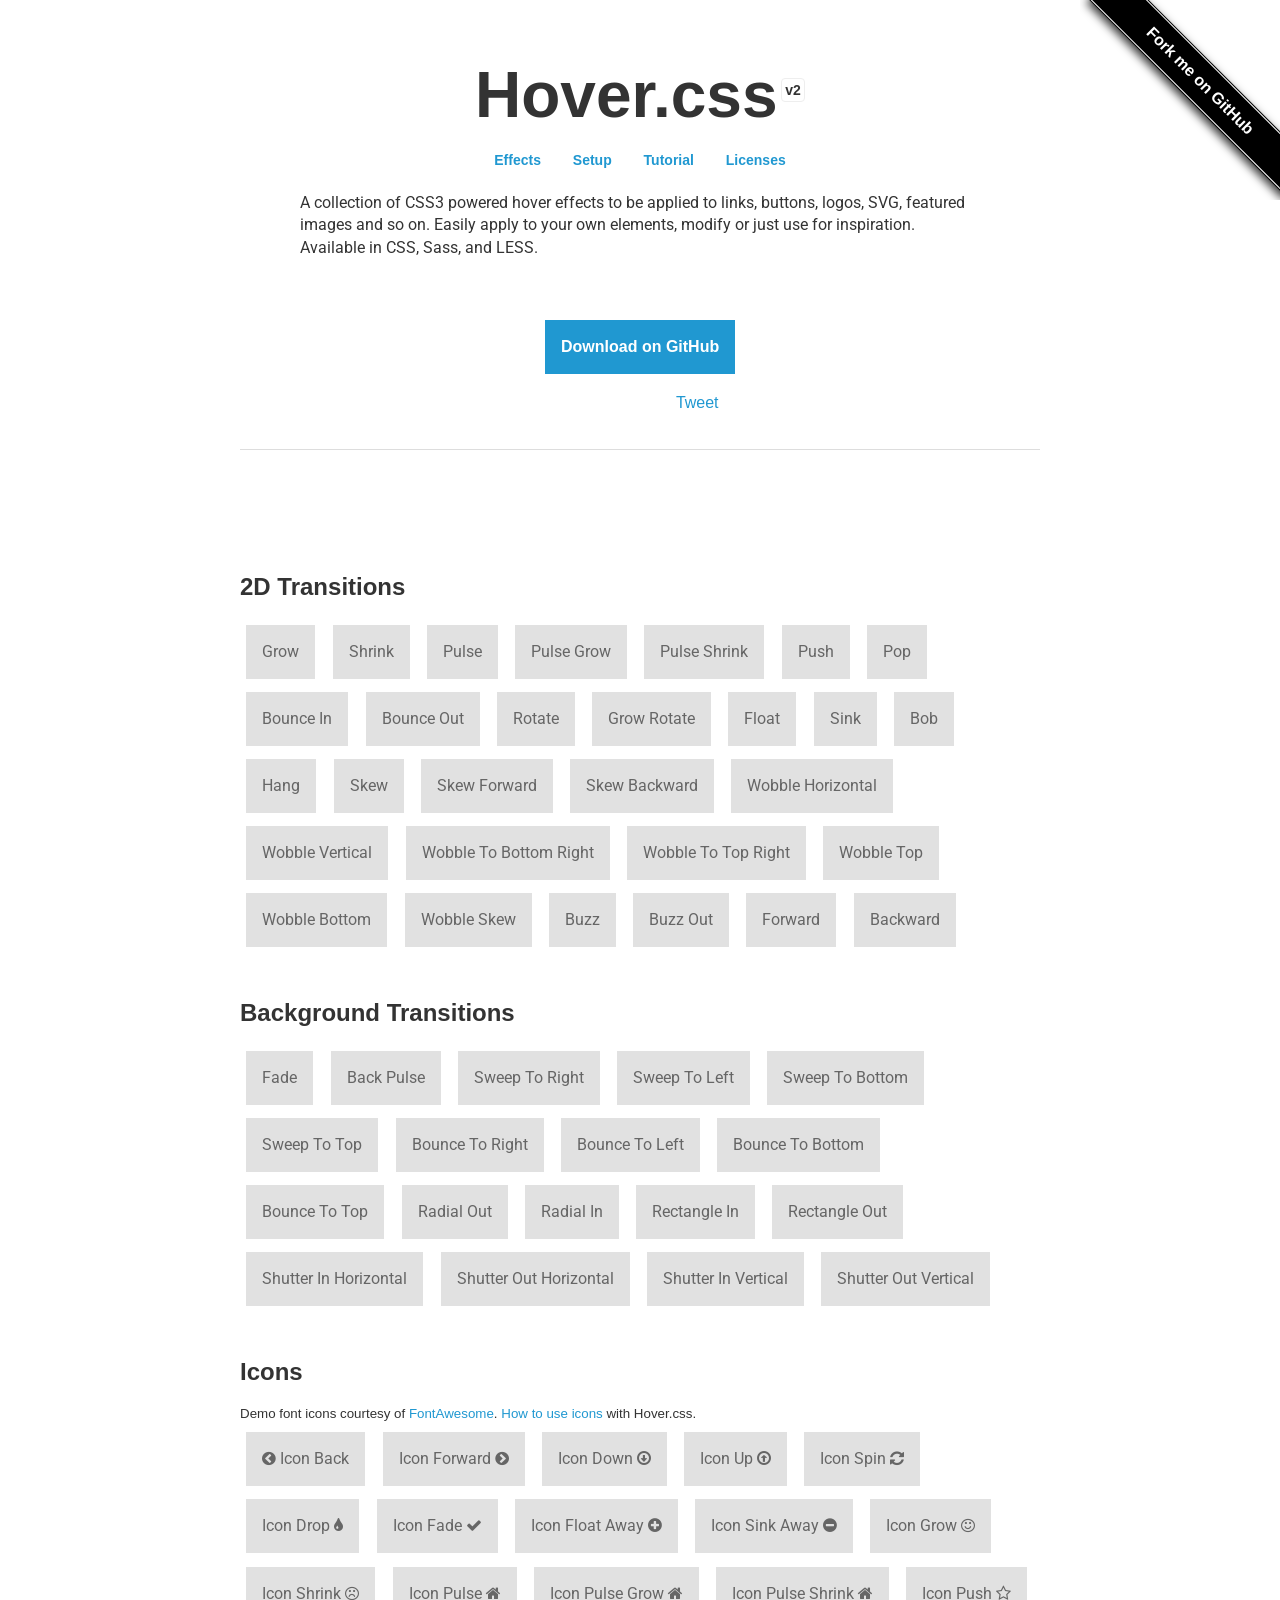
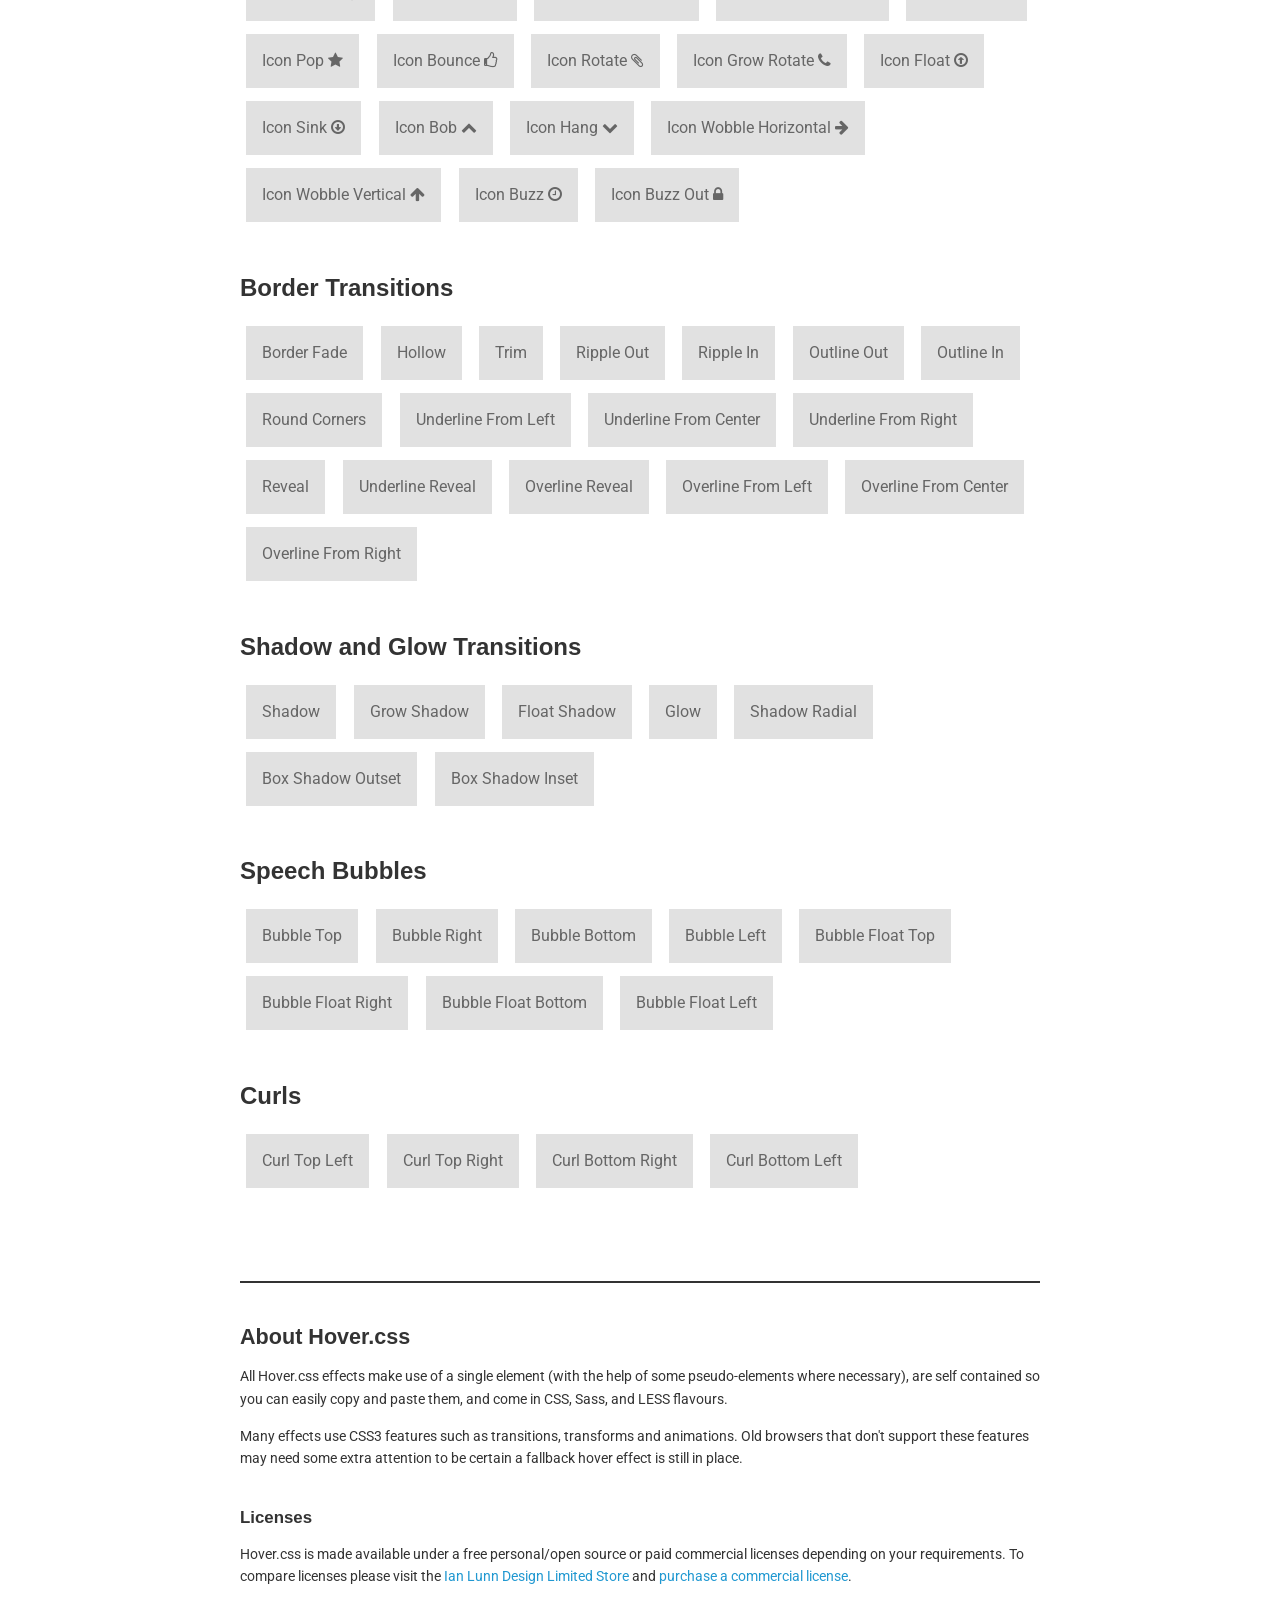
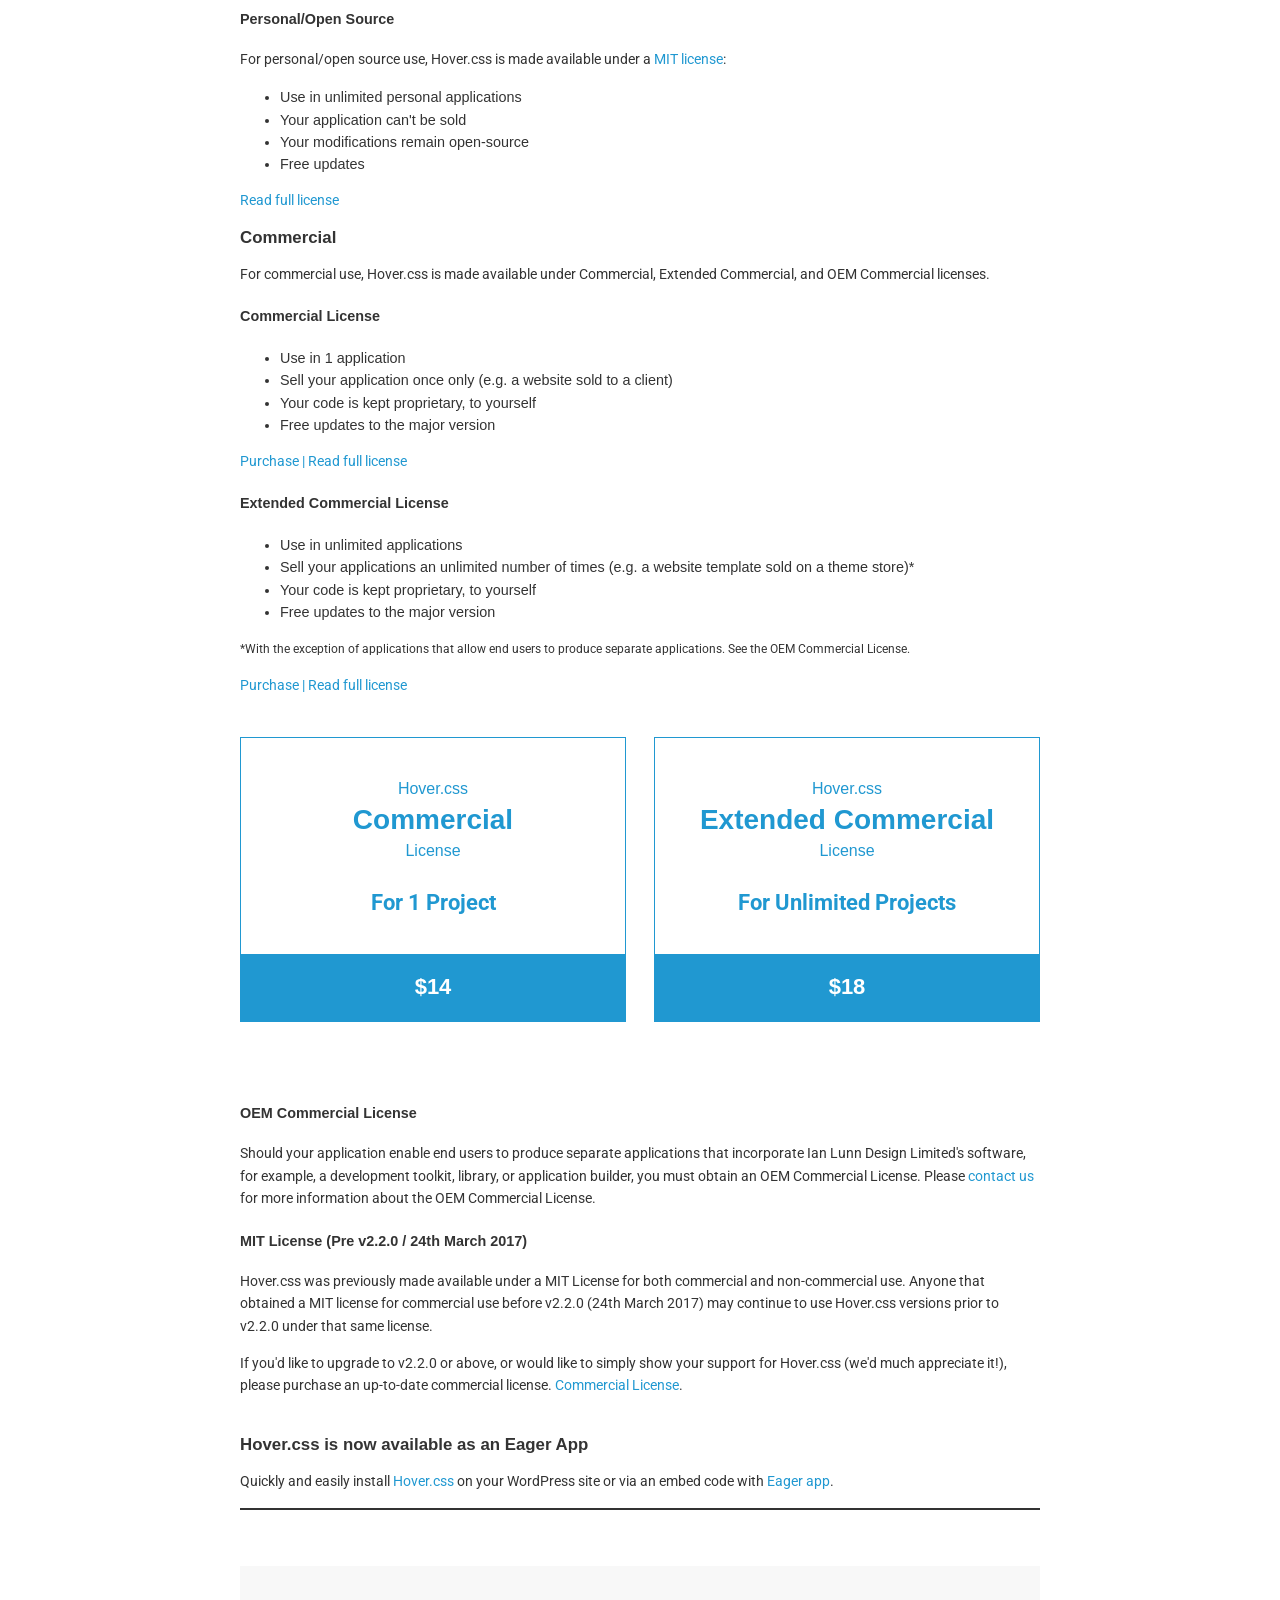
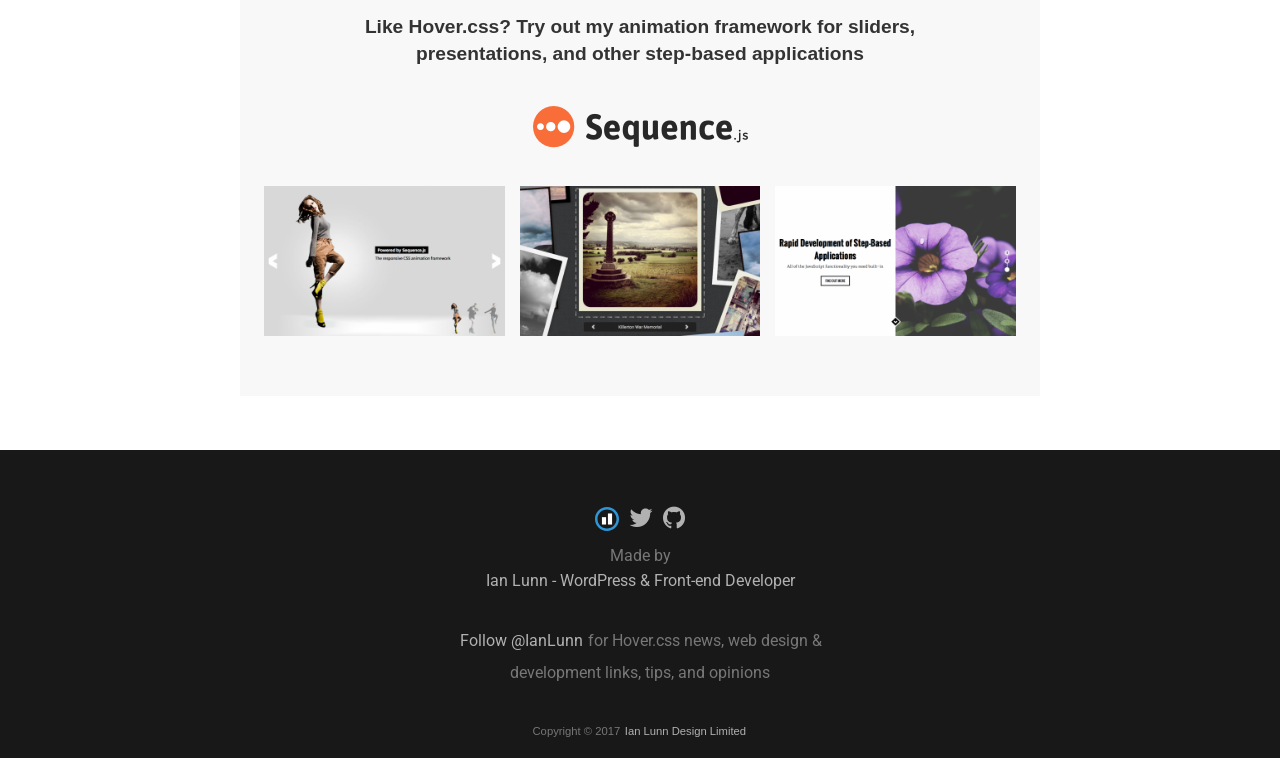
<file: Hover-master/Hover-master/index.html>
<!DOCTYPE html>
<html lang="en">
	<head>
		<meta charset="utf-8">
		<meta property="og:image" content="https://ianlunn.github.io/Hover/hover.jpg" />
		<meta property="og:site_name" content="Hover.css"/>
		<meta property="og:title" content="Hover.css - A collection of CSS3 powered hover effects" />
		<title>Hover.css - A collection of CSS3 powered hover effects</title>
		<link href="css/demo-page.css" rel="stylesheet" media="all">
		<link href="css/hover.css" rel="stylesheet" media="all">
		<link href="https://maxcdn.bootstrapcdn.com/font-awesome/4.2.0/css/font-awesome.min.css" rel="stylesheet" media="all">
	</head>
	<body>

		<!--[if lt IE 10]>
		<p class="browsehappy">You are using an <strong>outdated</strong> browser. Please <a href="https://browsehappy.com/">upgrade your browser</a> to improve your experience.</p>
		<![endif]-->

		<div class="main">
			<span id="forkongithub"><a href="https://github.com/IanLunn/Hover">Fork me on GitHub</a></span>

			<h1>Hover.css <a href="https://github.com/IanLunn/Hover/releases" class="sup" title="View release history">v2</a></h1>

			<nav>
				<ul>
					<li><a href="#effects" title="Effects">Effects</a></li>
					<li><a href="https://github.com/IanLunn/Hover/blob/master/README.md#hovercss" title="Setup">Setup</a></li>
					<li><a href="https://ianlunn.co.uk/articles/hover-css-tutorial-introduction/" title="hover.css Tutorial and Introduction">Tutorial</a></li>
					<li><a href="#licenses" title="Licenses">Licenses</a></li>
				</ul>
			</nav>

			<p class="intro">A collection of CSS3 powered hover effects to be applied to links, buttons, logos, SVG, featured images and so on. Easily apply to your own elements, modify or just use for inspiration. Available in CSS, Sass, and LESS.</p>

			<div class="download aligncenter">
				<a class="button cta hvr-float-shadow" href="https://github.com/IanLunn/Hover">Download on GitHub</a>
			</div>

			<div class="social aligncenter">
				<div class="social-button">
					<iframe src="https://ghbtns.com/github-btn.html?user=IanLunn&repo=Hover&type=watch&count=true" allowtransparency="true" frameborder="0" scrolling="0" width="110" height="20"></iframe>
				</div>

				<div class="social-button">
					<a href="https://twitter.com/share" class="twitter-share-button" data-related="IanLunn" data-dnt="true">Tweet</a>
				</div>
			</div>

			<hr />
			<br />

			<script async type="text/javascript" src="//cdn.carbonads.com/carbon.js?serve=CKYIE23M&placement=ianlunncouk" id="_carbonads_js"></script>

			<div id="effects" class="effects">

				<h2>2D Transitions</h2>

				<a href="#" class="hvr-grow">Grow</a>
				<a href="#" class="hvr-shrink">Shrink</a>
				<a href="#" class="hvr-pulse">Pulse</a>
				<a href="#" class="hvr-pulse-grow">Pulse Grow</a>
				<a href="#" class="hvr-pulse-shrink">Pulse Shrink</a>
				<a href="#" class="hvr-push">Push</a>
				<a href="#" class="hvr-pop">Pop</a>
				<a href="#" class="hvr-bounce-in">Bounce In</a>
				<a href="#" class="hvr-bounce-out">Bounce Out</a>
				<a href="#" class="hvr-rotate">Rotate</a>
				<a href="#" class="hvr-grow-rotate">Grow Rotate</a>
				<a href="#" class="hvr-float">Float</a>
				<a href="#" class="hvr-sink">Sink</a>
				<a href="#" class="hvr-bob">Bob</a>
				<a href="#" class="hvr-hang">Hang</a>
				<a href="#" class="hvr-skew">Skew</a>
				<a href="#" class="hvr-skew-forward">Skew Forward</a>
				<a href="#" class="hvr-skew-backward">Skew Backward</a>
				<a href="#" class="hvr-wobble-horizontal">Wobble Horizontal</a>
				<a href="#" class="hvr-wobble-vertical">Wobble Vertical</a>
				<a href="#" class="hvr-wobble-to-bottom-right">Wobble To Bottom Right</a>
				<a href="#" class="hvr-wobble-to-top-right">Wobble To Top Right</a>
				<a href="#" class="hvr-wobble-top">Wobble Top</a>
				<a href="#" class="hvr-wobble-bottom">Wobble Bottom</a>
				<a href="#" class="hvr-wobble-skew">Wobble Skew</a>
				<a href="#" class="hvr-buzz">Buzz</a>
				<a href="#" class="hvr-buzz-out">Buzz Out</a>
				<a href="#" class="hvr-forward">Forward</a>
				<a href="#" class="hvr-backward">Backward</a>


				<h2>Background Transitions</h2>

				<a href="#" class="hvr-fade">Fade</a>
				<a href="#" class="hvr-back-pulse">Back Pulse</a>
				<a href="#" class="hvr-sweep-to-right">Sweep To Right</a>
				<a href="#" class="hvr-sweep-to-left">Sweep To Left</a>
				<a href="#" class="hvr-sweep-to-bottom">Sweep To Bottom</a>
				<a href="#" class="hvr-sweep-to-top">Sweep To Top</a>
				<a href="#" class="hvr-bounce-to-right">Bounce To Right</a>
				<a href="#" class="hvr-bounce-to-left">Bounce To Left</a>
				<a href="#" class="hvr-bounce-to-bottom">Bounce To Bottom</a>
				<a href="#" class="hvr-bounce-to-top">Bounce To Top</a>
				<a href="#" class="hvr-radial-out">Radial Out</a>
				<a href="#" class="hvr-radial-in">Radial In</a>
				<a href="#" class="hvr-rectangle-in">Rectangle In</a>
				<a href="#" class="hvr-rectangle-out">Rectangle Out</a>
				<a href="#" class="hvr-shutter-in-horizontal">Shutter In Horizontal</a>
				<a href="#" class="hvr-shutter-out-horizontal">Shutter Out Horizontal</a>
				<a href="#" class="hvr-shutter-in-vertical">Shutter In Vertical</a>
				<a href="#" class="hvr-shutter-out-vertical">Shutter Out Vertical</a>


				<h2>Icons</h2>

				<small>Demo font icons courtesy of <a href="https://fortawesome.github.io/Font-Awesome/">FontAwesome</a>. <a href="https://github.com/IanLunn/Hover/#using-icon-effects">How to use icons</a> with Hover.css.</small>

				<a href="#" class="hvr-icon-back">
					<i class="fa fa-chevron-circle-left hvr-icon"></i> Icon Back
				</a>
				<a href="#" class="hvr-icon-forward">
					Icon Forward
					<i class="fa fa-chevron-circle-right hvr-icon"></i>
				</a>
				<a href="#" class="hvr-icon-down">
					Icon Down <i class="fa fa-arrow-circle-o-down hvr-icon"></i>
				</a>
				<a href="#" class="hvr-icon-up">
					Icon Up <i class="fa fa-arrow-circle-o-up hvr-icon"></i>
				</a>
				<a href="#" class="hvr-icon-spin">
					Icon Spin <i class="fa fa-refresh hvr-icon"></i>
				</a>
				<a href="#" class="hvr-icon-drop">
					Icon Drop <i class="fa fa-tint hvr-icon"></i>
				</a>
				<a href="#" class="hvr-icon-fade">
					Icon Fade <i class="fa fa-check hvr-icon"></i>
				</a>
				<a href="#" class="hvr-icon-float-away">
					Icon Float Away <i class="fa fa-plus-circle hvr-icon"></i>
				</a>
				<a href="#" class="hvr-icon-sink-away">
					Icon Sink Away <i class="fa fa-minus-circle hvr-icon"></i>
				</a>
				<a href="#" class="hvr-icon-grow">
					Icon Grow <i class="fa fa-smile-o hvr-icon"></i>
				</a>
				<a href="#" class="hvr-icon-shrink">
					Icon Shrink <i class="fa fa-frown-o hvr-icon"></i>
				</a>
				<a href="#" class="hvr-icon-pulse">
					Icon Pulse <i class="fa fa-home hvr-icon"></i>
				</a>
				<a href="#" class="hvr-icon-pulse-grow">
					Icon Pulse Grow <i class="fa fa-home hvr-icon"></i>
				</a>
				<a href="#" class="hvr-icon-pulse-shrink">
					Icon Pulse Shrink <i class="fa fa-home hvr-icon"></i>
				</a>
				<a href="#" class="hvr-icon-push">
					Icon Push <i class="fa fa-star-o hvr-icon"></i>
				</a>
				<a href="#" class="hvr-icon-pop">
					Icon Pop <i class="fa fa-star hvr-icon"></i>
				</a>
				<a href="#" class="hvr-icon-bounce">
					Icon Bounce <i class="fa fa-thumbs-o-up hvr-icon"></i>
				</a>
				<a href="#" class="hvr-icon-rotate">
					Icon Rotate <i class="fa fa-paperclip hvr-icon"></i>
				</a>
				<a href="#" class="hvr-icon-grow-rotate">
					Icon Grow Rotate <i class="fa fa-phone hvr-icon"></i>
				</a>
				<a href="#" class="hvr-icon-float">
					Icon Float <i class="fa fa-arrow-circle-o-up hvr-icon"></i>
				</a>
				<a href="#" class="hvr-icon-sink">
					Icon Sink <i class="fa fa-arrow-circle-o-down hvr-icon"></i>
				</a>
				<a href="#" class="hvr-icon-bob">
					Icon Bob <i class="fa fa-chevron-up hvr-icon"></i>
				</a>
				<a href="#" class="hvr-icon-hang">
					Icon Hang <i class="fa fa-chevron-down hvr-icon"></i>
				</a>
				<a href="#" class="hvr-icon-wobble-horizontal">
					Icon Wobble Horizontal <i class="fa fa-arrow-right hvr-icon"></i>
				</a>
				<a href="#" class="hvr-icon-wobble-vertical">
					Icon Wobble Vertical <i class="fa fa-arrow-up hvr-icon"></i>
				</a>
				<a href="#" class="hvr-icon-buzz">
					Icon Buzz <i class="fa fa-clock-o hvr-icon"></i>
				</a>
				<a href="#" class="hvr-icon-buzz-out">
					Icon Buzz Out <i class="fa fa-lock hvr-icon"></i>
				</a>


				<h2>Border Transitions</h2>

				<a href="#" class="hvr-border-fade">Border Fade</a>
				<a href="#" class="hvr-hollow">Hollow</a>
				<a href="#" class="hvr-trim">Trim</a>
				<a href="#" class="hvr-ripple-out">Ripple Out</a>
				<a href="#" class="hvr-ripple-in">Ripple In</a>
				<a href="#" class="hvr-outline-out">Outline Out</a>
				<a href="#" class="hvr-outline-in">Outline In</a>
				<a href="#" class="hvr-round-corners">Round Corners</a>
				<a href="#" class="hvr-underline-from-left">Underline From Left</a>
				<a href="#" class="hvr-underline-from-center">Underline From Center</a>
				<a href="#" class="hvr-underline-from-right">Underline From Right</a>
				<a href="#" class="hvr-reveal">Reveal</a>
				<a href="#" class="hvr-underline-reveal">Underline Reveal</a>
				<a href="#" class="hvr-overline-reveal">Overline Reveal</a>
				<a href="#" class="hvr-overline-from-left">Overline From Left</a>
				<a href="#" class="hvr-overline-from-center">Overline From Center</a>
				<a href="#" class="hvr-overline-from-right">Overline From Right</a>


				<h2>Shadow and Glow Transitions</h2>

				<a href="#" class="hvr-shadow">Shadow</a>
				<a href="#" class="hvr-grow-shadow">Grow Shadow</a>
				<a href="#" class="hvr-float-shadow">Float Shadow</a>
				<a href="#" class="hvr-glow">Glow</a>
				<a href="#" class="hvr-shadow-radial">Shadow Radial</a>
				<a href="#" class="hvr-box-shadow-outset">Box Shadow Outset</a>
				<a href="#" class="hvr-box-shadow-inset">Box Shadow Inset</a>


				<h2>Speech Bubbles</h2>

				<a href="#" class="hvr-bubble-top">Bubble Top</a>
				<a href="#" class="hvr-bubble-right">Bubble Right</a>
				<a href="#" class="hvr-bubble-bottom">Bubble Bottom</a>
				<a href="#" class="hvr-bubble-left">Bubble Left</a>
				<a href="#" class="hvr-bubble-float-top">Bubble Float Top</a>
				<a href="#" class="hvr-bubble-float-right">Bubble Float Right</a>
				<a href="#" class="hvr-bubble-float-bottom">Bubble Float Bottom</a>
				<a href="#" class="hvr-bubble-float-left">Bubble Float Left</a>


				<h2>Curls</h2>

				<a href="#" class="hvr-curl-top-left">Curl Top Left</a>
				<a href="#" class="hvr-curl-top-right">Curl Top Right</a>
				<a href="#" class="hvr-curl-bottom-right">Curl Bottom Right</a>
				<a href="#" class="hvr-curl-bottom-left">Curl Bottom Left</a>
			</div>


			<div class="footer">
				<div class="about">
					<h2>About Hover.css</h2>

					<p>All Hover.css effects make use of a single element (with the help of some pseudo-elements where necessary), are self contained so you can easily copy and paste them, and come in CSS, Sass, and LESS flavours.</p>

					<p>Many effects use CSS3 features such as transitions, transforms and animations. Old browsers that don't support these features may need some extra attention to be certain a fallback hover effect is still in place.</p>

					<br />
					<h3 id="licenses">Licenses</h3>

					<p>Hover.css is made available under a free personal/open source or paid commercial licenses depending on your requirements. To compare licenses please visit the <a href="https://ianlunn.co.uk/store/licenses/">Ian Lunn Design Limited Store</a> and <a href="https://ianlunn.co.uk/store/hover-css/">purchase a commercial license</a>.</p>

					<h4 id="personal">Personal/Open Source</h4>

					<p>For personal/open source use, Hover.css is made available under a <a href="https://opensource.org/licenses/MIT">MIT license</a>:</p>

					<ul>
						<li>Use in unlimited personal applications</li>
						<li>Your application can't be sold</li>
						<li>Your modifications remain open-source</li>
						<li>Free updates</li>
					</ul>

					<p><a href="https://ianlunn.co.uk/store/licenses/personal/">Read full license</a></p>

					<h3 id="commercial-licenses">Commercial</h3>

					<p>For commercial use, Hover.css is made available under Commercial, Extended Commercial, and OEM Commercial licenses.</p>

					<h4 id="commercial">Commercial License</h4>

					<ul>
						<li>Use in 1 application</li>
						<li>Sell your application once only (e.g. a website sold to a client)</li>
						<li>Your code is kept proprietary, to yourself</li>
						<li>Free updates to the major version</li>
					</ul>

					<p><a href="https://ianlunn.gumroad.com/l/hover-css-commercial">Purchase<a/> | <a href="https://ianlunn.co.uk/store/licenses/commercial/">Read full license</a></p>

					<h4 id="extended-commercial">Extended Commercial License</h4>

					<ul>
						<li>Use in unlimited applications</li>
						<li>Sell your applications an unlimited number of times (e.g. a website template sold on a theme store)*</li>
						<li>Your code is kept proprietary, to yourself</li>
						<li>Free updates to the major version</li>
					</ul>

					<p><small>*With the exception of applications that allow end users to produce separate applications. See the OEM Commercial License.</small></p>

					<p><a href="https://ianlunn.gumroad.com/l/hover-css-extended-commercial">Purchase<a/> | <a href="https://ianlunn.co.uk/store/licenses/extended-commercial/">Read full license</a></p>

					<div class="licenses">
						<a target="_blank" href="https://ianlunn.gumroad.com/l/hover-css-commercial" title="Commercial License" class="license hvr-float">
							<div class="license__content">
								<h5 class="license__title"><div>Hover.css</div> Commercial <div>License</div></h5>
								<p class="license__desc">For 1 Project</p>
							</div>
							<span class="license__button button cta">$14</span>
						</a>

						<a target="_blank" href="https://ianlunn.gumroad.com/l/hover-css-extended-commercial" title="Extended Commercial License" class="license hvr-float">
							<div class="license__content">
								<h5 class="license__title"><div>Hover.css</div> Extended Commercial <div>License</div></h5>
								<p class="license__desc">For Unlimited Projects</p>
							</div>
							<span class="license__button button cta">$18</span>
						</a>
					</div>

					<h4 id="oem-commercial">OEM Commercial License</h4>

					<p>Should your application enable end users to produce separate applications that incorporate Ian Lunn Design Limited's software, for example, a development toolkit, library, or application builder, you must obtain an OEM Commercial License. Please <a href="https://ianlunn.co.uk/contact/">contact us</a> for more information about the OEM Commercial License.</p>

					<h4>MIT License (Pre v2.2.0 / 24th March 2017)</h4>
					<p>Hover.css was previously made available under a MIT License for both commercial and non-commercial use. Anyone that obtained a MIT license for commercial use before v2.2.0 (24th March 2017) may continue to use Hover.css versions prior to v2.2.0 under that same license.</p>

					<p>If you'd like to upgrade to v2.2.0 or above, or would like to simply show your support for Hover.css (we'd much appreciate it!), please purchase an up-to-date commercial license. <a href="https://ianlunn.gumroad.com/l/hover-css-commercial" title="Commercial License">Commercial License</a>.</p>

					<br />
					<h3>Hover.css is now available as an Eager App</h3>
					<p>Quickly and easily install <a href="https://eager.io/app/AN_LdP2tOk0f">Hover.css</a> on your WordPress site or via an embed code with <a href="https://eager.io/">Eager app</a>.</p>
				</div>
			</div>

			<div class="ad">
				<h2>Like Hover.css? Try out my animation framework for sliders,<br /> presentations, and other step-based applications</h2>

				<a class="ad__logo" href="https://www.sequencejs.com/" title="Learn more about Sequence.js">
					<img src="sequence-logo.png" alt="Sequence.js" />
				</a>

				<div class="ad__preview">
					<a href="https://www.sequencejs.com/" title="Learn more about Sequence.js"><img src="modern-slide-in.png" /></a> <a class="second" href="https://www.sequencejs.com/" title="Learn more about Sequence.js"><img src="photo-stack.png" /></a> <a href="https://www.sequencejs.com/" title="Learn more about Sequence.js"><img src="two-up.png" /></a>
				</div>
			</div>

		</div>

		<div class="made-by group">
			<ul>
				<li>
					<!-- "IL" logo Copyright (c) Ian Lunn Design Limited 2017 -->
					<a cass="icon__ild" href="https://ianlunn.co.uk/" title="Ian Lunn - WordPress &amp; Front End Developer" target="_blank" class="ild-ident">
						<svg class="" onmouseenter="el=this;el.classList.add('active');setTimeout(function(){el.classList.remove('active')},600);" xmlns="https://www.w3.org/2000/svg" width="24" height="30" viewBox="0 0 52 52">
							<g class="circle-holder">
								<path class="circle" fill="#2E96D6" d="M5.4 26c0-11.4 9.2-20.6 20.6-20.6s20.6 9.2 20.6 20.6c0 11.4-9.2 20.6-20.6 20.6s-20.6-9.2-20.6-20.6zm-5.4 0c0 14.4 11.6 26 26 26s26-11.6 26-26-11.6-26-26-26-26 11.6-26 26z"></path>
							</g>
							<path class="i" fill="#fff" d="M15 22h9v16h-9v-16z"></path>
							<path class="l" fill="#fff" d="M28 14h9v24h-9v-24z"></path>
						</svg>
					</a>
				</li>
				<li><a class="icon__twitter" href="https://twitter.com/IanLunn/" title="Ian Lunn on Twitter" target="_blank"><i class="fa fa-twitter"></i></a></li>
				<li><a class="icon__github" href="https://github.com/IanLunn/Hover/" title="Hover.css on GitHub" target="_blank"><i class="fa fa-github"></i></a></li>
			</ul>
			<p>Made by<br /><a href="https://ianlunn.co.uk/" title="Ian Lunn - WordPress &amp; Front End Developer" target="_blank">Ian Lunn - WordPress &amp; Front-end Developer</a></p>

			<p class="follow"><a href="https://twitter.com/IanLunn" class="twitter-follow-button" data-show-count="false" data-dnt="true" data-size="large">Follow @IanLunn</a> for Hover.css news, web design &amp;<br /> development links, tips, and opinions</p>
			<small>Copyright &copy; 2017 <a href="https://ianlunn.co.uk/" title="Ian Lunn - WordPress &amp; Front End Developer" target="_blank">Ian Lunn Design Limited</a></small>
		</div>

		<script>
			/**
			 * Used to demonstrate Hover.css only. Not required when adding
			 * Hover.css to your own pages. Prevents a link from being
			 * navigated and gaining focus.
			 */
			var effects = document.querySelectorAll('.effects')[0];

			effects.addEventListener('click', function(e) {

				if (e.target.className.indexOf('hvr') > -1) {
					e.preventDefault();
					e.target.blur();

				}
			});
		</script>

		<script>!function(d,s,id){var js,fjs=d.getElementsByTagName(s)[0],p=/^https:/.test(d.location)?'http':'https';if(!d.getElementById(id)){js=d.createElement(s);js.id=id;js.src=p+'://platform.twitter.com/widgets.js';fjs.parentNode.insertBefore(js,fjs);}}(document, 'script', 'twitter-wjs');</script>

		<script>
		  (function(i,s,o,g,r,a,m){i['GoogleAnalyticsObject']=r;i[r]=i[r]||function(){
		  (i[r].q=i[r].q||[]).push(arguments)},i[r].l=1*new Date();a=s.createElement(o),
		  m=s.getElementsByTagName(o)[0];a.async=1;a.src=g;m.parentNode.insertBefore(a,m)
		  })(window,document,'script','//www.google-analytics.com/analytics.js','ga');

		  ga('create', 'UA-11991680-4', 'ianlunn.github.io');
		  ga('send', 'pageview');
		</script>
	</body>
</html>
</file>
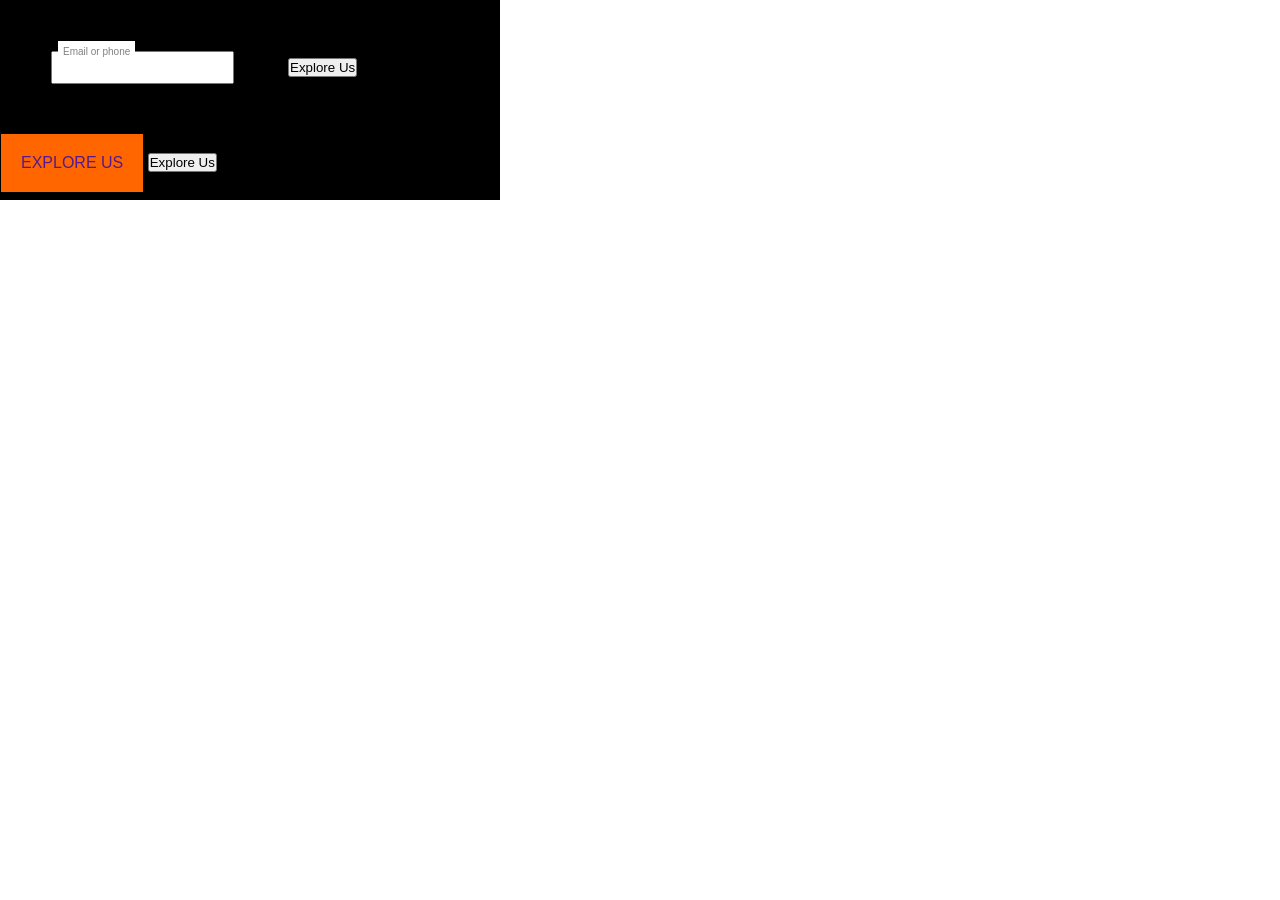
<file: index2.html>
<!DOCTYPE html>
<html lang="en">
<head>
    <meta charset="UTF-8">
    <meta name="viewport" content="width=device-width, initial-scale=1.0">
  
    <link rel="stylesheet" href="css/style.css">
    <link rel="stylesheet" href="css/media.css">
    <title>Document</title>
</head>
<body>
    <form action="">
        <div class="form">
            <input type="email" autofocus id="e">
            <label for="e">Email or phone</label>
              <input type="button" value="Explore Us" class="hvr-bounce-to-right">
              <a href="" class="hvr-bounce-to-right">EXPLORE US</a>
        <button>Explore Us</button> 
</div>
</div>
        </div>   
        
      
    </form>

</body>
</html>
</file>
<file: Hover-master/Hover-master/css/demo-page.css>
/*
 * Hover.css - Demo Page
 * Author: Ian Lunn @IanLunn
 * Author URL: http://ianlunn.co.uk/
 * Github: https://github.com/IanLunn/Hover
 * Hover.css Copyright Ian Lunn 2017.
 */

/**
 * The following are default styles for the demo page,
 * you don't need to include these on your own site.
 */

@import url(http://fonts.googleapis.com/css?family=Roboto);

body {
  margin: 0;
  padding: 40px 0 0 0;
  font-family: sans-serif;
  color: #333;
  line-height: 140%;
}

hr {
  margin-top: 2em;
  background-color: #ddd;
  border: none;
  height: 1px;
}


nav ul {
  margin: 0;
  padding: 0;
  text-align: center;
  font-size: .875em;
  font-weight: 700;
}
nav li {
  list-style: none;
  display: block;
  margin-left: 1em;
  margin-right: 1em;
}
@media only screen and (min-width: 768px) {
  nav li {
    display: inline-block;
  }
}

.sep {
  color: #ddd;
  margin: 0 4px;
}

#carbonads {
  --width: 180px;
  --font-size: 14px;
}

#carbonads {
  font-family: -apple-system, BlinkMacSystemFont, "Segoe UI", Roboto, Oxygen-Sans, Ubuntu, Cantarell, "Helvetica Neue", Helvetica, Arial, sans-serif;
  display: block;
  overflow: hidden;
  margin: 0 auto;
  margin-bottom: 20px;
  max-width: var(--width);
  border-radius: 4px;
  text-align: center;
  box-shadow: 0 0 0 1px hsla(0, 0%, 0%, .1);
  background-color: hsl(0, 0%, 98%);
  font-size: var(--font-size);
  line-height: 1.5;
}

#carbonads a {
  color: inherit;
  text-decoration: none;
}

#carbonads a:hover {
  color: inherit;
}

#carbonads span {
  position: relative;
  display: block;
  overflow: hidden;
}

.carbon-img {
  display: block;
  margin-bottom: 8px;
  max-width: var(--width);
  line-height: 1;
}

.carbon-img img {
  display: block;
  margin: 0 auto;
  max-width: var(--width) !important;
  width: var(--width);
  height: auto;
}

.carbon-text {
  display: block;
  padding: 0 1em 8px;
}

.carbon-poweredby {
  display: block;
  padding: 10px var(--font-size);
  background: repeating-linear-gradient(-45deg, transparent, transparent 5px, hsla(0, 0%, 0%, .025) 5px, hsla(0, 0%, 0%, .025) 10px) hsla(203, 11%, 95%, .4);
  text-transform: uppercase;
  letter-spacing: .5px;
  font-weight: 600;
  font-size: 9px;
  line-height: 0;
}

@media only screen and (min-width: 320px) and (max-width: 759px) {
  #carbonads {
    float: none;
    margin: 0 auto;
    max-width: 330px;
  }
  #carbonads span {
    position: relative;
  }
  #carbonads > span {
    max-width: none;
  }
  .carbon-img {
    float: left;
    margin: 0;
  }

  .carbon-img img {
    max-width: 130px !important;
  }
  .carbon-text {
    float: left;
    margin-bottom: 0;
    padding: 8px 20px;
    text-align: left;
    max-width: calc(100% - 130px - 3em);
  }
  .carbon-poweredby {
    left: 130px;
    bottom: 0;
    display: block;
    width: 100%;
  }
}

.main {
  max-width: 800px;
  margin: 0 auto;
  padding: 0 20px;
}

.browsehappy {
    position: absolute;
    top: 0;
    right: 0;
    left: 0;
    padding: 1em;
    background: black;
    color: white;
    text-align: center;
}

img {
  border: none;
}

small {
    display: block;
}

p,
[class^="hvr-"] {
    font-family: 'Roboto', sans-serif;
}

[class^="hvr-"] {
  margin: .4em;
  padding: 1em;
  cursor: pointer;
  background: #e1e1e1;
  text-decoration: none;
  color: #666;
  /* Prevent highlight colour when element is tapped */
  -webkit-tap-highlight-color: rgba(0,0,0,0);

  /* Smooth fonts */
  -webkit-font-smoothing: antialiased;
	-moz-osx-font-smoothing: grayscale;
}

.aligncenter {
  text-align: center;
}

.sup {
    vertical-align: super;
    margin-left: -1em;
    padding: .21875em;
    line-height: 100%;
    font-size: .21875em;
    border: #eee solid 1px;
    border-radius: 4px;
    color: inherit;
}

.sup:hover {
    background: #eee;
}

a {
    color: #2098D1;
    text-decoration: none;
}

.footer a:hover,
.nav:hover {
    color: #207AD1;
}

.nav {
  display: inline-block;
  font-size: .8em;
}

.nav.hvr-icon-down,
.nav.hvr-icon-forward {
  padding-right: 1.2em;
}

.nav.hvr-icon-down::before,
.nav.hvr-icon-forward::before {
  right: 0;
}

.nav:hover,
.nav:focus,
.nav:active {
  text-decoration: none;
}

.intro {
  max-width: 680px;
  margin: 20px auto 0 auto;
}

.button.cta {
  display: inline-block;
  position: relative;
  margin: 1.2em 0 1em 0;
  padding: 1em;
  background: #2098D1;
  border: none;
  text-decoration: none;
  font-weight: 700;
  color: white;
}

.effects {
  margin-top: 6em;
}

h1 {
  text-align: center;
  font-size: 3em;
}

h2 {
  margin-top: 2em;
}

h3 {
  margin: 0;
}

.about {
  border-top: #333 solid 2px;
  border-bottom: #333 solid 2px;
}

.footer {
  overflow: hidden;
  width: auto;
  margin-top: 6em;
  font-size: .9em;
}

.footer a {
  text-decoration: none;
}

.credit {
  font-size: .8em;
  font-weight: normal;
}

.licenses {
  margin-top: 40px;
  margin-bottom: 60px;
}

.licenses:after {
  display: block;
  content: '';
  clear: both;
}

.license {
  display: block !important;
  margin-bottom: 20px;
  text-align: center;
  border: #2098D1 solid 1px;
}

.license:focus,
.license:hover {
  border-color: #207AD1;
}

.license:focus .button,
.license:hover .button {
  background-color: #207AD1;
  color: white;
}

.license__content {
  padding: 25px 10px;
}

.license__title {
  margin: 0;
  font-size: 28px;
  line-height: 1.4;
}

.license__title div {
  font-size: 16px;
  font-weight: 400;
}

.license__desc {
  margin-top: 30px;
  margin-bottom: 0;
  font-size: 22px;
  font-weight: 700;
}

.license__button.cta {
  display: block;
  margin: 0;
  font-size: 22px;
}

@media only screen and (min-width: 568px) {
  .license {
    width: 48%;
    float: left;
  }

  .license:nth-child(2) {
    float: right;
  }

  .license__content {
    padding: 40px 10px;
  }
}

.download {
  margin-top: 2.6em;
}

.social-button {
  display: inline-block;
  vertical-align: middle;
}

.twitter-follow-button {
    display: block;
    margin: 0 auto;
}

.follow {
    margin-bottom: 20px;
    line-height: 200%;
}

.made-by {
  display: block;
  margin-top: 3em;
  padding-top: 3em;
  padding-bottom: 1em;
  font-family: $fontFeature;
  font-size: 1.125em;
  text-align: center;
  line-height: 1.6;
  background: #181818;
  color: #777;
}

.made-by svg {
  display: block;
}

.made-by ul,
.made-by p {
  margin: 0;
  padding: 0;
}

.made-by ul {
  margin-bottom: .25em;
}

.made-by li {
  display: inline-block;
  vertical-align: middle;
  line-height: 1;
}

.made-by p {
  margin-top: .4em;
  font-size: .875em;
}

.made-by a {
  display: inline-block;
  padding: 0 .125em;
  color: #B1B1B1;
  transition-duration: .2s;
  transition-property: color;
}

.made-by a:focus,
.made-by a:hover {
  color: white;
}

.made-by i {
  font-size: 26px;
  height: 30px;
}

.made-by .follow {
  margin-top: 2em;
}

.made-by .follow iframe {
  display: block;
  margin-left: auto;
  margin-right: auto;
  margin-bottom: .5em;
}

.made-by small {
  display: block;
  margin-top: 3em;
  font-size: .625em;
}

@-webkit-keyframes circle {
  50% {
    -webkit-transform: scale(1.26923077);
    transform: scale(1.26923077);
  }
}

@keyframes circle {
  50% {
    transform: scale(1.26923077);
  }
}

@-webkit-keyframes initials {
  50% {
    -webkit-transform: translateY(-8px) translateZ(0);
    transform: translateY(-8px) translateZ(0);
  }
}

@keyframes initials {
  50% {
    transform: translateY(-8px) translateZ(0);
  }
}

.ild-ident {
  display: block;
}

.ild-ident svg {
  display: block;
  overflow: visible;
  transform: scale(1) translateZ(0);
}

.ild-ident .circle-holder {
  transform: translate(-7px, -7px);
}

.ild-ident .circle {
  transform: translate(7px, 7px);
}

.ild-ident .active .i {
  animation: initials .4s ease-in-out;
}

.ild-ident .active .l {
  animation: initials .4s .2s ease-in-out;
}

.ild-ident .active .circle {
  animation: circle .5s .1s ease-in-out;
}

#forkongithub {
    display: none;
}

#forkongithub a {
  background: #000;
  color: #fff;
  text-decoration: none;
  font-family: arial, sans-serif;
  text-align: center;
  font-weight: bold;
  padding: 5px 40px;
  font-size: 1rem;
  line-height: 2rem;
  position: relative;
  -webkit-transition: 0.5s;
  transition: 0.5s;
}

#forkongithub a:hover,
#forkongithub a:focus,
#forkongithub a:active {
  background: #2098D1;
  color: #fff;
}

#forkongithub a::before,
#forkongithub a::after {
  content: "";
  width: 100%;
  display: block;
  position: absolute;
  top: 1px;
  left: 0;
  height: 1px;
  background: #fff;
}

#forkongithub a::after {
  bottom: 1px;
  top: auto;
}

.ad {
  margin-top: 3.5em;
  padding: 3em 1.5em;
  background: #f8f8f8;
  text-align: center;
}

.ad h2 {
  margin: 0;
  margin-bottom: 2em;
  line-height: 1.4;
  font-size: 1.2em;
}

.ad a {
  display: inline-block;
  margin: 0 auto 2em auto;
}

.ad__preview {
  font-size: 0;
}

.ad__preview a {
  display: block;
  width: 75%;
}

.ad__preview img {
  width: 100%;
}

@media only screen and (min-width: 360px) {
  h1 {
    font-size: 4em;
  }
}

@media screen and (min-width: 640px) {
  #forkongithub {
    position: absolute;
    display: block;
    top: 0;
    right: 0;
    width: 200px;
    overflow: hidden;
    height: 200px;
  }

  #forkongithub a {
    width: 200px;
    position: absolute;
    top: 60px;
    right: -60px;
    -webkit-transform: rotate(45deg);
    -ms-transform: rotate(45deg);
    transform: rotate(45deg);
    box-shadow: 4px 4px 10px rgba(0,0,0,0.8);
  }

  .ad__preview a {
    display: inline-block;
    width: 32%;
  }

  .ad__preview .second {
    margin: 0 2%;
  }
}
</file>
<file: css/style.css>
*{
    padding: 0;
    margin: 0;
    box-sizing: border-box;
    text-decoration: none;
    font-family: Arial, Helvetica, sans-serif;
}

.notify{
    background-color: black;
    color: white;
    padding: 10px;
    text-align: center;
   
}

.container{
    width: 90%;
    margin: auto;
}
nav{
    background-color: white;
    position: absolute;
    width: 100%;
    z-index: 1;
}

.nav{
    display: flex;
    justify-content: space-between;
    align-items: center;
    padding-block: 20px;
    flex-wrap: wrap;
}

.nav h1 span{
    color: red;
    font-family: 'Times New Roman', Times, serif;
}
.nav ul {
    list-style-type: none;
}

.nav ul li{
    display: inline;
    position: relative;
}

.nav ul li a{
    padding: 15px;
    color: gray;
}

.nav ul i{
    font-size: 10px;
}

.nav ul li ul{
    position: absolute;
    left: 0;
    width: 210px;
    top: 30px;
    box-shadow: 0 0 10px rgba(16, 16, 16, 0.274);
    display: none;
}

.nav ul li ul li{
    display: block;
      padding: 10px;
    background-color: white;
    
}

.nav ul li:hover ul{
    display: block;
}

.icons{
    display: flex;
    gap: 10px;
}

.icons i{
    
    padding: 15px;
    box-sizing: content-box;
    border-radius: 100%;
    transition: 0.3s;
}

.icons i:hover{
    background-color: rgba(211, 211, 211, 0.614);
}

.nav .icons + label{
    display: none;
}

.nav2{
    background-color: white;
    width: 100%;
    text-align: center;
    padding-bottom: 20px;
    height: 0;
    overflow: hidden;
    transition: 0.5s;
}

.nav2 ul{
    list-style: none;
}
.nav2 ul li a{
    padding: 10px;
    color: gray;
    

}

.nav2 ul li{
    margin-top: 20px;
}

#chk{
    display: none;
}

#chk:checked + .nav2{
    height: 500px;
}



.active{
    color: red !important;
}
.banner{
    height: 600px;
    background-color: antiquewhite;
    background-image: url('../images/hero-1.jpg');
    background-size: cover ; 
    display: flex;
    align-items: center;
    justify-content: center;

}

.banner::before{
    content: "";
    width: 100%;
    height: 600px;
    background-color: rgba(0, 0, 0, 0.409);
    position: absolute;
}

.content{
    max-width: 600px;
    color: white;
    
    position: absolute;
    text-align: center;
}

.content h1{
    font-size: 70px;
    margin-bottom: 50px;
    
}

.content h6{
    text-transform: uppercase;
    font-size: 12px;
    margin-bottom: 50px;
}

.content p{
    margin-bottom: 50px;
}

.content a{
    color:black;
    background-color: white;
    padding: 15px 35px;
    border: 1px solid white;
    transition: .3s;

}

.content a:hover{
    color: white;
    background-color: transparent;
    
}

.notify2{
    height: 50px;
    background-color: black;
    display: flex;
    align-items: center;

}

.notify2 ul li{
    display: inline;
    color: white;
    margin-left: 50px;
}

.notify2 + .container > h1{
    margin: 50px 0;
 
   display: inline-block;
   padding: 10px;
}

.cat{
    display: flex;
    flex-wrap: wrap;
    justify-content: space-between;
}

.card{
    position: relative;
    display: flex;
    justify-content: center;
    transition: 0.2s;
    overflow: hidden;
}
.card:hover{
    box-shadow: 0px 0px 30px rgb(75, 75, 75);
}

.card:hover img{
    transform: scale(1.1);
}

.card img{
    width: 350px;
    transition: 0.3s;
}

.in{
    width: 90%;
    height: 50px;
    /* background-color: rgba(255, 255, 255, 0.831); */
    backdrop-filter: blur(8px);
    position: absolute;
    bottom: 20px;
    display: flex;
    justify-content: space-between;
    align-items: center;
    padding-inline: 10px;
    
}

.landed{
    padding: 50px 0;
    position: relative;
}
.landed h6{
    text-transform: uppercase;
    font-size: 12px;
    margin-bottom: 10px;
    color: gray;
}

.landed h2{
    font-size: 40px;
}

.landed a{
    border: 1px solid black;
    padding: 14px;
   position: absolute;
   right: 0;
   bottom: 50px;
   color: black;
   font-size: 12px;
   transition: 0.3s;
}

.landed a:hover{
    background-color: black;
    color: white;
}
.imgcard {
    position: relative;
}

.imgcard img{
    width: 250px;
    position: absolute;
    transition: 0.3s;
}

.imgcard:hover > img{
    opacity: 1;
}

.imgcard:hover > img + img{
    opacity: 0;
}

.pcard{
    position: relative;
   
    width: 250px;
    height: 390px;
}

.pcard span{
    position: absolute;
    bottom: 0;
}

.pcard p{
    position: absolute;
    bottom: 25px;
}


.imgcard{
    height: 330px;
    display: flex;
    justify-content: center;
    overflow: hidden;
}

.cat2{
    display: flex;
    flex-wrap: wrap;
    justify-content: space-between;
}
.quick{
    position: absolute;
    background-color: black;
    color: white;
    height: 50px;
    width: 90%;
    display: flex;
    align-items: center;
    justify-content: center;
    bottom: -50px;
    transition: 0.5s;
    opacity: 0;
    
}

.dot{
    width: 15px;
    height: 15px;
    background-color: #EDE4D3;
    position: absolute;
    bottom: -20px;
    border-radius: 100%;
}

.imgcard:hover .quick{
    bottom: 30px;
     opacity: 1;
}

.map{
    width: 1000px;
    height: 300px;
    background-color: aquamarine;
}

.box{
    width: 200px;
    height: 200px;
    background-color: brown;

    animation-name: abc;
    animation-duration: 5s;
    animation-iteration-count: infinite;
    animation-timing-function: linear;
}

@keyframes abc{

    0%{
        
        background-color: brown;
        transform: rotate(0deg);
    }

    25%{
        background-color: orange;
        transform: rotate(90deg);
    }

    50%{
        background-color: greenyellow;
        transform: rotate(180deg);
    }

    75%{
        background-color: black;
        transform: rotate(270deg);
    }

    100%{
        background-color: brown;
        transform: rotate(360deg);
    }
}

input[type="text"]{
    border: none;
    border-bottom: 1px dashed blue;
}

input[type="text"]:focus{
    outline: none;
    border: 1px solid orange;
}

input[type="text"]::placeholder{
    color: green;
}

input[type="radio"]:checked + label{
font-weight: bold;
}


input[type="email"]{
    padding: 7px 5px;
    margin: 50px;
}
input[type="email"]:focus{
    outline: none;
}

.form{
    max-width: 500px;
    height: 200px;
    border: 1px solid black;
    position: relative;
    background-color: black;
}


.form label {
   color: gray;
    position: absolute;
    top: 58px;
    left: 57px;
    font-size: 13px;
    transition: .1s;
}

input[type="email"]:focus + label{
    font-size: 10px;
    top: 40px;
    padding: 5px;
    background-color: white;
}

input[type="button"] + a{
    text-transform: uppercase;
    background-color: #FF6600;
    border: none;
    padding: 20px;
}

.hvr-bounce-to-right {
  display: inline-block;
  vertical-align: middle;
  -webkit-transform: perspective(1px) translateZ(0);
  transform: perspective(1px) translateZ(0);
  box-shadow: 0 0 1px rgba(0, 0, 0, 0);
  position: relative;
  -webkit-transition-property: color;
  transition-property: color;
  -webkit-transition-duration: 0.5s;
  transition-duration: 0.5s;
}
.hvr-bounce-to-right:before {
  content: "";
  position: absolute;
  z-index: -1;
  top: 0;
  left: 0;
  right: 0;
  bottom: 0;
  background: white;
  -webkit-transform: scaleX(0);
  transform: scaleX(0);
  -webkit-transform-origin: 0 50%;
  transform-origin: 0 50%;
  -webkit-transition-property: transform;
  transition-property: transform;
  -webkit-transition-duration: 0.5s;
  transition-duration: 0.5s;
  -webkit-transition-timing-function: ease-out;
  transition-timing-function: ease-out;
}
.hvr-bounce-to-right:hover, .hvr-bounce-to-right:focus, .hvr-bounce-to-right:active {
  color: black;
}
.hvr-bounce-to-right:hover:before, .hvr-bounce-to-right:focus:before, .hvr-bounce-to-right:active:before {
  -webkit-transform: scaleX(1);
  transform: scaleX(1);
  -webkit-transition-timing-function: cubic-bezier(0.52, 1.64, 0.37, 0.66);
  transition-timing-function: cubic-bezier(0.52, 1.64, 0.37, 0.66);
}
</file>
<file: css/media.css>
@media (min-width:500px) and (max-width: 900px){


    .form{
        background-color: red;
    }

}


@media(max-width:870px){

    .icons{
        gap: 0;
    }

    .icons i{
        padding: 5px;
    }


    .nav ul li a{
        padding: 10px;
    }
}

@media(max-width:1200px){

    .cat {
        justify-content: center;
        gap: 10px;
    }

}

@media (max-width: 775px){

    .card img{
        width: 310px;
    }

    .cat2{
        justify-content: center;
    }
}


@media (max-width: 710px){

    .nav ul{
        display: none;

    }

    .nav .icons {
        display: none;
    }

    .nav .icons + label{
    display: block;
}


}
</file>
